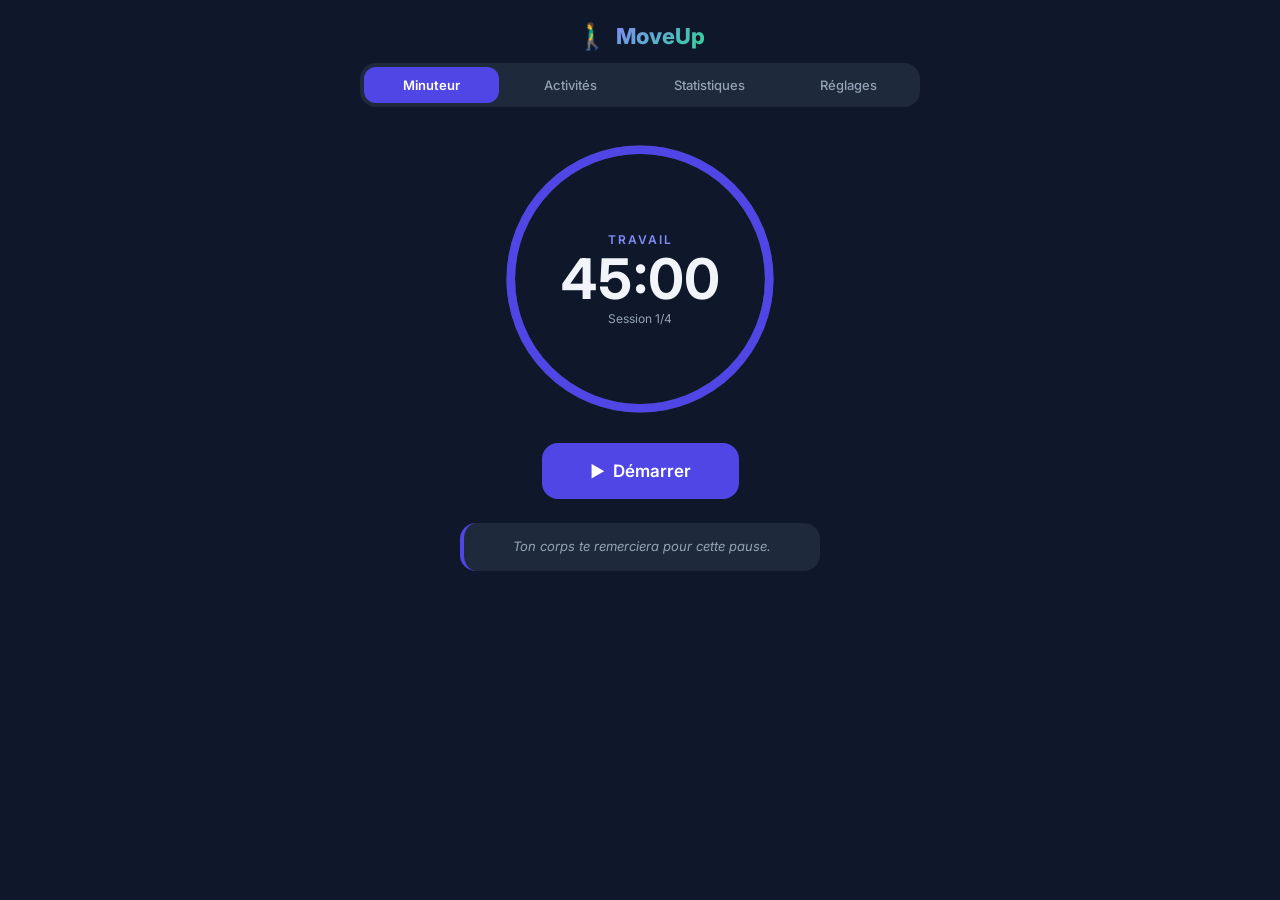
<file: index.html>
<!DOCTYPE html>
<html lang="fr">
<head>
    <meta charset="UTF-8">
    <meta name="viewport" content="width=device-width, initial-scale=1.0, maximum-scale=1.0, user-scalable=no, viewport-fit=cover">
    <title>MoveUp - Rappel de Pauses Actives</title>

    <!-- PWA -->
    <link rel="manifest" href="manifest.json">
    <meta name="theme-color" content="#4F46E5">
    <meta name="mobile-web-app-capable" content="yes">
    <meta name="apple-mobile-web-app-capable" content="yes">
    <meta name="apple-mobile-web-app-status-bar-style" content="black-translucent">
    <meta name="apple-mobile-web-app-title" content="MoveUp">
    <link rel="icon" type="image/png" sizes="192x192" href="icons/icon-192.png">
    <link rel="apple-touch-icon" sizes="192x192" href="icons/icon-192.png">

    <!-- Preload -->
    <link rel="preconnect" href="https://fonts.googleapis.com">
    <link href="https://fonts.googleapis.com/css2?family=Inter:wght@300;400;500;600;700;800&display=swap" rel="stylesheet">
    <link rel="stylesheet" href="style.css">
</head>
<body>
    <div id="app">
        <!-- Header (compact on mobile) -->
        <header>
            <div class="logo">
                <span class="logo-icon">🚶‍♂️</span>
                <h1>MoveUp</h1>
            </div>
            <!-- Install banner -->
            <button id="install-btn" class="btn btn-install hidden">
                Installer l'app 📲
            </button>
            <nav class="desktop-nav">
                <button class="nav-btn active" data-view="timer">Minuteur</button>
                <button class="nav-btn" data-view="activities">Activités</button>
                <button class="nav-btn" data-view="stats">Statistiques</button>
                <button class="nav-btn" data-view="settings">Réglages</button>
            </nav>
        </header>

        <!-- Timer View -->
        <section id="timer-view" class="view active">
            <div class="timer-container">
                <div class="timer-ring-wrapper">
                    <svg class="timer-ring" viewBox="0 0 260 260">
                        <circle class="timer-ring-bg" cx="130" cy="130" r="120" />
                        <circle class="timer-ring-progress" cx="130" cy="130" r="120" />
                    </svg>
                    <div class="timer-display">
                        <span class="timer-phase" id="timer-phase">Travail</span>
                        <span class="timer-time" id="timer-time">45:00</span>
                        <span class="timer-session" id="timer-session">Session 1/4</span>
                    </div>
                </div>

                <div class="timer-controls">
                    <button id="btn-start" class="btn btn-primary btn-lg">
                        <span class="btn-icon">▶</span> Démarrer
                    </button>
                    <button id="btn-pause" class="btn btn-secondary btn-lg hidden">
                        <span class="btn-icon">⏸</span> Pause
                    </button>
                    <button id="btn-resume" class="btn btn-primary btn-lg hidden">
                        <span class="btn-icon">▶</span> Reprendre
                    </button>
                    <button id="btn-skip" class="btn btn-ghost hidden">
                        Passer ⏭
                    </button>
                    <button id="btn-reset" class="btn btn-ghost hidden">
                        Réinitialiser ↺
                    </button>
                </div>

                <div class="motivation-card" id="motivation-card">
                    <p id="motivation-text">Prêt à commencer ? Chaque pause compte pour ta santé !</p>
                </div>
            </div>
        </section>

        <!-- Activities View -->
        <section id="activities-view" class="view">
            <h2 class="view-title">Activités pendant les pauses</h2>
            <div class="activity-filters">
                <button class="filter-btn active" data-filter="all">Toutes</button>
                <button class="filter-btn" data-filter="marche">Marche</button>
                <button class="filter-btn" data-filter="etirement">Étirements</button>
                <button class="filter-btn" data-filter="exercice">Exercices</button>
                <button class="filter-btn" data-filter="respiration">Respiration</button>
            </div>
            <div class="activities-grid" id="activities-grid"></div>
        </section>

        <!-- Stats View -->
        <section id="stats-view" class="view">
            <h2 class="view-title">Tes statistiques</h2>
            <div class="stats-summary">
                <div class="stat-card">
                    <span class="stat-icon">🎯</span>
                    <span class="stat-value" id="stat-sessions">0</span>
                    <span class="stat-label">Sessions aujourd'hui</span>
                </div>
                <div class="stat-card">
                    <span class="stat-icon">🚶</span>
                    <span class="stat-value" id="stat-breaks">0</span>
                    <span class="stat-label">Pauses actives</span>
                </div>
                <div class="stat-card">
                    <span class="stat-icon">⏱</span>
                    <span class="stat-value" id="stat-work-time">0h 0m</span>
                    <span class="stat-label">Temps de travail</span>
                </div>
                <div class="stat-card">
                    <span class="stat-icon">💪</span>
                    <span class="stat-value" id="stat-move-time">0m</span>
                    <span class="stat-label">Temps actif</span>
                </div>
            </div>

            <div class="streak-card">
                <h3>🔥 Série en cours</h3>
                <div class="streak-info">
                    <span class="streak-number" id="streak-count">0</span>
                    <span class="streak-label">jours consécutifs</span>
                </div>
            </div>

            <div class="weekly-chart-container">
                <h3>Cette semaine</h3>
                <div class="weekly-chart" id="weekly-chart"></div>
            </div>

            <div class="history-section">
                <h3>Historique récent</h3>
                <div id="history-list" class="history-list"></div>
            </div>
        </section>

        <!-- Settings View -->
        <section id="settings-view" class="view">
            <h2 class="view-title">Réglages</h2>
            <div class="settings-group">
                <h3>Durées</h3>
                <div class="setting-item">
                    <label for="work-duration">Durée de travail</label>
                    <div class="setting-control">
                        <input type="range" id="work-duration" min="1" max="90" value="45" step="1">
                        <span class="setting-value" id="work-duration-val">45 min</span>
                    </div>
                </div>
                <div class="setting-item">
                    <label for="short-break">Pause courte</label>
                    <div class="setting-control">
                        <input type="range" id="short-break" min="3" max="15" value="5" step="1">
                        <span class="setting-value" id="short-break-val">5 min</span>
                    </div>
                </div>
                <div class="setting-item">
                    <label for="long-break">Pause longue</label>
                    <div class="setting-control">
                        <input type="range" id="long-break" min="10" max="30" value="15" step="5">
                        <span class="setting-value" id="long-break-val">15 min</span>
                    </div>
                </div>
                <div class="setting-item">
                    <label for="sessions-before-long">Sessions avant pause longue</label>
                    <div class="setting-control">
                        <input type="range" id="sessions-before-long" min="2" max="6" value="4" step="1">
                        <span class="setting-value" id="sessions-before-long-val">4</span>
                    </div>
                </div>
            </div>

            <div class="settings-group">
                <h3>Notifications</h3>
                <div class="setting-item">
                    <label for="notif-toggle">Notifications</label>
                    <label class="switch">
                        <input type="checkbox" id="notif-toggle" checked>
                        <span class="slider"></span>
                    </label>
                </div>
                <div class="setting-item">
                    <label for="sound-toggle">Son d'alerte</label>
                    <label class="switch">
                        <input type="checkbox" id="sound-toggle" checked>
                        <span class="slider"></span>
                    </label>
                </div>
                <div class="setting-item">
                    <label for="vibration-toggle">Vibration</label>
                    <label class="switch">
                        <input type="checkbox" id="vibration-toggle" checked>
                        <span class="slider"></span>
                    </label>
                </div>
                <div class="setting-item">
                    <label for="auto-start">Démarrage auto des sessions</label>
                    <label class="switch">
                        <input type="checkbox" id="auto-start">
                        <span class="slider"></span>
                    </label>
                </div>
            </div>

            <div class="settings-group">
                <h3>Rappel de sédentarité</h3>
                <div class="setting-item">
                    <label for="sedentary-alert">Alerte si inactif depuis</label>
                    <div class="setting-control">
                        <input type="range" id="sedentary-alert" min="30" max="120" value="60" step="10">
                        <span class="setting-value" id="sedentary-alert-val">60 min</span>
                    </div>
                </div>
                <div class="setting-item">
                    <label for="sedentary-toggle">Activer le rappel</label>
                    <label class="switch">
                        <input type="checkbox" id="sedentary-toggle" checked>
                        <span class="slider"></span>
                    </label>
                </div>
                <div class="setting-item">
                    <label for="wakelock-toggle">Garder l'écran allumé</label>
                    <label class="switch">
                        <input type="checkbox" id="wakelock-toggle">
                        <span class="slider"></span>
                    </label>
                </div>
            </div>

            <button class="btn btn-danger" id="btn-reset-stats">Réinitialiser les statistiques</button>

            <div class="app-info">
                <p>MoveUp v2.0 — PWA</p>
                <p>Fonctionne hors-ligne</p>
            </div>
        </section>

        <!-- Break Overlay -->
        <div id="break-overlay" class="overlay hidden">
            <div class="overlay-content">
                <div class="break-animation">
                    <span class="break-emoji" id="break-emoji">🚶‍♂️</span>
                </div>
                <h2 id="break-title">C'est l'heure de bouger !</h2>
                <p id="break-suggestion">Va faire une petite marche de 5 minutes</p>
                <div class="break-timer">
                    <span id="break-timer-display">05:00</span>
                </div>
                <button class="btn btn-primary btn-lg" id="btn-end-break">J'ai bougé ! ✓</button>
            </div>
        </div>

        <!-- Sedentary Alert -->
        <div id="sedentary-overlay" class="overlay hidden">
            <div class="overlay-content sedentary-alert">
                <div class="alert-animation">⚠️</div>
                <h2>Tu es assis(e) depuis trop longtemps !</h2>
                <p id="sedentary-time-msg">Cela fait plus de 60 minutes sans bouger.</p>
                <p class="sedentary-tip" id="sedentary-tip">Lève-toi et fais quelques pas, même 2 minutes font la différence.</p>
                <div class="sedentary-actions">
                    <button class="btn btn-primary btn-lg" id="btn-start-moving">Je vais bouger 🚶</button>
                    <button class="btn btn-ghost" id="btn-snooze">Rappeler dans 10 min</button>
                </div>
            </div>
        </div>

        <!-- Bottom Tab Bar (Mobile Navigation) -->
        <nav class="tab-bar" id="tab-bar">
            <button class="tab active" data-view="timer">
                <span class="tab-icon">⏱</span>
                <span class="tab-label">Minuteur</span>
            </button>
            <button class="tab" data-view="activities">
                <span class="tab-icon">🏃</span>
                <span class="tab-label">Activités</span>
            </button>
            <button class="tab" data-view="stats">
                <span class="tab-icon">📊</span>
                <span class="tab-label">Stats</span>
            </button>
            <button class="tab" data-view="settings">
                <span class="tab-icon">⚙️</span>
                <span class="tab-label">Réglages</span>
            </button>
        </nav>
    </div>

    <script src="activities.js"></script>
    <script src="notifications.js"></script>
    <script src="stats.js"></script>
    <script src="app.js"></script>
</body>
</html>
</file>
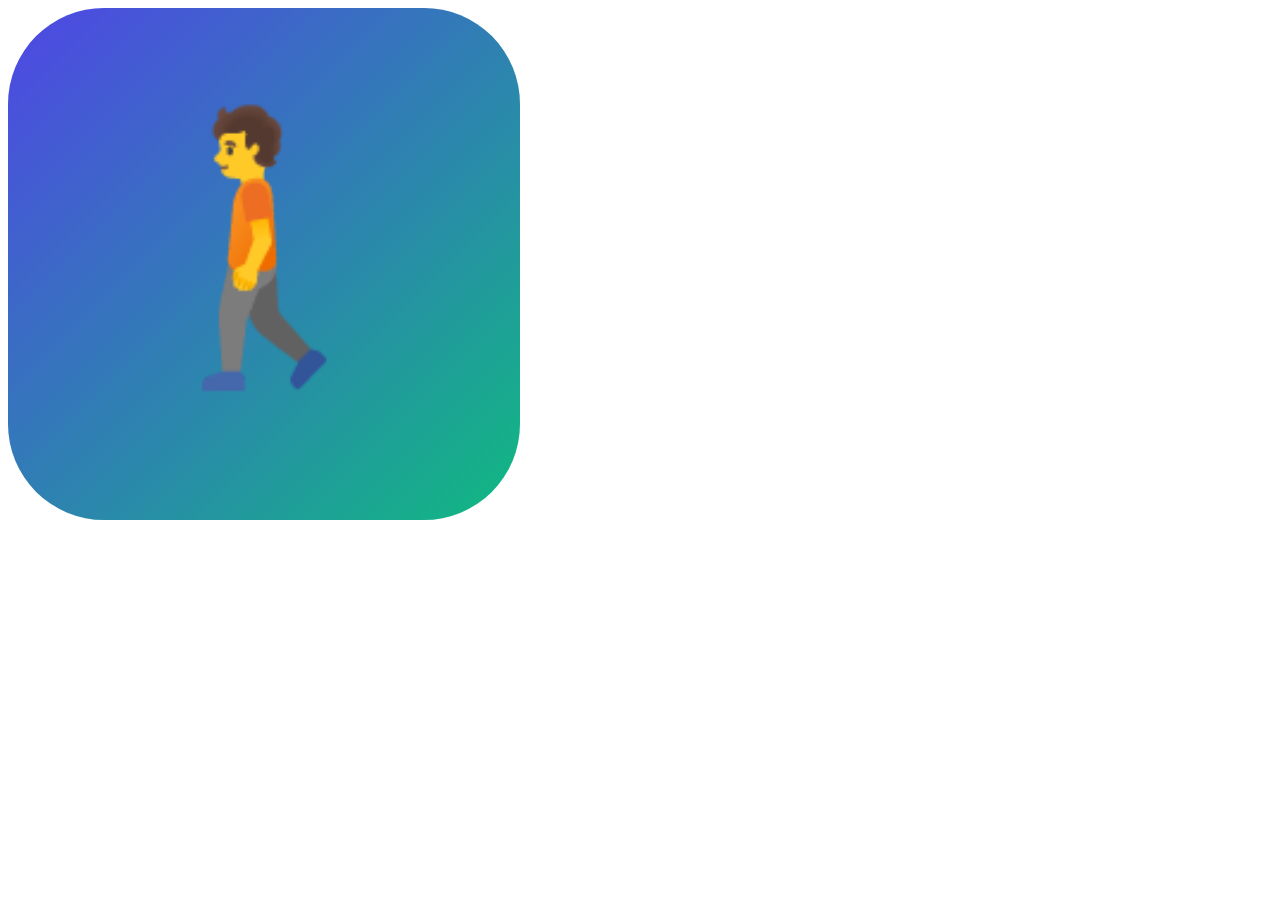
<file: generate-icons.html>
<!DOCTYPE html>
<html>
<head><title>Icon Generator</title></head>
<body>
<canvas id="c" width="512" height="512"></canvas>
<script>
// Open this file in a browser, right-click the canvas to save as PNG
const c = document.getElementById('c');
const ctx = c.getContext('2d');
const s = 512;

// Background
const grad = ctx.createLinearGradient(0, 0, s, s);
grad.addColorStop(0, '#4F46E5');
grad.addColorStop(1, '#10B981');
ctx.fillStyle = grad;
ctx.beginPath();
ctx.roundRect(0, 0, s, s, 96);
ctx.fill();

// Walking figure
ctx.fillStyle = 'white';
ctx.font = 'bold 260px sans-serif';
ctx.textAlign = 'center';
ctx.textBaseline = 'middle';
ctx.fillText('🚶', s/2, s/2);

document.title = 'Right-click canvas > Save image as icon-512.png';
</script>
</body>
</html>
</file>
<file: style.css>
/* === Reset & Variables === */
* {
    margin: 0;
    padding: 0;
    box-sizing: border-box;
    -webkit-tap-highlight-color: transparent;
}

:root {
    --primary: #4F46E5;
    --primary-light: #818CF8;
    --primary-dark: #3730A3;
    --success: #10B981;
    --success-light: #34D399;
    --warning: #F59E0B;
    --danger: #EF4444;
    --bg: #0F172A;
    --bg-card: #1E293B;
    --bg-card-hover: #273449;
    --text: #F1F5F9;
    --text-muted: #94A3B8;
    --text-dim: #64748B;
    --border: #334155;
    --radius: 16px;
    --radius-sm: 10px;
    --shadow: 0 4px 24px rgba(0, 0, 0, 0.3);
    --tab-height: 70px;
    --safe-top: env(safe-area-inset-top, 0px);
    --safe-bottom: env(safe-area-inset-bottom, 0px);
}

html {
    height: 100%;
    overflow: hidden;
}

body {
    font-family: 'Inter', -apple-system, sans-serif;
    background: var(--bg);
    color: var(--text);
    height: 100%;
    overflow: hidden;
    overscroll-behavior: none;
    -webkit-user-select: none;
    user-select: none;
    touch-action: pan-y;
}

#app {
    max-width: 600px;
    margin: 0 auto;
    height: 100%;
    display: flex;
    flex-direction: column;
    padding-top: var(--safe-top);
}

/* === Header === */
header {
    display: flex;
    align-items: center;
    justify-content: space-between;
    padding: 12px 20px;
    flex-shrink: 0;
}

.logo {
    display: flex;
    align-items: center;
    gap: 8px;
}

.logo-icon {
    font-size: 26px;
}

.logo h1 {
    font-size: 22px;
    font-weight: 800;
    background: linear-gradient(135deg, var(--primary-light), var(--success-light));
    -webkit-background-clip: text;
    -webkit-text-fill-color: transparent;
    background-clip: text;
}

/* Install button */
.btn-install {
    background: linear-gradient(135deg, var(--primary), var(--success));
    color: white;
    padding: 8px 16px;
    font-size: 13px;
    border-radius: 20px;
    border: none;
    font-weight: 600;
    font-family: inherit;
    cursor: pointer;
    animation: pulse-glow 2s infinite;
}

@keyframes pulse-glow {
    0%, 100% { box-shadow: 0 0 0 0 rgba(79, 70, 229, 0.4); }
    50% { box-shadow: 0 0 0 8px rgba(79, 70, 229, 0); }
}

/* === Views === */
.view {
    display: none;
    animation: fadeIn 0.25s ease;
    flex: 1;
    overflow-y: auto;
    overflow-x: hidden;
    -webkit-overflow-scrolling: touch;
    padding: 0 16px 20px;
    scrollbar-width: none;
}

.view::-webkit-scrollbar {
    display: none;
}

.view.active {
    display: block;
}

@keyframes fadeIn {
    from { opacity: 0; transform: translateY(6px); }
    to { opacity: 1; transform: translateY(0); }
}

.view-title {
    font-size: 20px;
    font-weight: 700;
    margin-bottom: 16px;
    text-align: center;
}

/* === Bottom Tab Bar === */
.tab-bar {
    display: flex;
    background: var(--bg-card);
    border-top: 1px solid var(--border);
    padding-bottom: var(--safe-bottom);
    flex-shrink: 0;
    position: relative;
    z-index: 100;
}

.tab {
    flex: 1;
    display: flex;
    flex-direction: column;
    align-items: center;
    gap: 2px;
    padding: 10px 4px 8px;
    border: none;
    background: transparent;
    color: var(--text-dim);
    font-family: inherit;
    cursor: pointer;
    transition: color 0.2s;
    position: relative;
}

.tab::before {
    content: '';
    position: absolute;
    top: 0;
    left: 25%;
    right: 25%;
    height: 3px;
    border-radius: 0 0 3px 3px;
    background: var(--primary);
    opacity: 0;
    transition: opacity 0.2s;
}

.tab.active {
    color: var(--primary-light);
}

.tab.active::before {
    opacity: 1;
}

.tab-icon {
    font-size: 22px;
    line-height: 1;
}

.tab-label {
    font-size: 10px;
    font-weight: 600;
    letter-spacing: 0.3px;
}

/* === Timer === */
.timer-container {
    display: flex;
    flex-direction: column;
    align-items: center;
    gap: 24px;
    padding-top: 8px;
}

.timer-ring-wrapper {
    position: relative;
    width: 240px;
    height: 240px;
}

.timer-ring {
    width: 100%;
    height: 100%;
    transform: rotate(-90deg);
}

.timer-ring-bg {
    fill: none;
    stroke: var(--border);
    stroke-width: 8;
}

.timer-ring-progress {
    fill: none;
    stroke: var(--primary);
    stroke-width: 8;
    stroke-linecap: round;
    stroke-dasharray: 753.98;
    stroke-dashoffset: 0;
    transition: stroke-dashoffset 1s linear, stroke 0.5s;
}

.timer-ring-progress.break-mode {
    stroke: var(--success);
}

.timer-display {
    position: absolute;
    top: 50%;
    left: 50%;
    transform: translate(-50%, -50%);
    display: flex;
    flex-direction: column;
    align-items: center;
    gap: 4px;
}

.timer-phase {
    font-size: 12px;
    font-weight: 600;
    text-transform: uppercase;
    letter-spacing: 2px;
    color: var(--primary-light);
}

.timer-phase.break-mode {
    color: var(--success-light);
}

.timer-time {
    font-size: 48px;
    font-weight: 700;
    font-variant-numeric: tabular-nums;
    line-height: 1;
}

.timer-session {
    font-size: 12px;
    color: var(--text-muted);
}

/* === Buttons === */
.btn {
    padding: 12px 24px;
    border: none;
    border-radius: var(--radius-sm);
    font-size: 15px;
    font-weight: 600;
    cursor: pointer;
    transition: all 0.15s;
    font-family: inherit;
    display: inline-flex;
    align-items: center;
    justify-content: center;
    gap: 8px;
    min-height: 48px; /* Touch target */
}

.btn:active {
    transform: scale(0.96);
}

.btn-primary {
    background: var(--primary);
    color: white;
}

.btn-primary:active {
    background: var(--primary-dark);
}

.btn-secondary {
    background: var(--bg-card);
    color: var(--text);
    border: 1px solid var(--border);
}

.btn-ghost {
    background: transparent;
    color: var(--text-muted);
    padding: 8px 16px;
    font-size: 13px;
    min-height: 40px;
}

.btn-ghost:active {
    color: var(--text);
    background: var(--bg-card);
}

.btn-danger {
    background: transparent;
    color: var(--danger);
    border: 1px solid var(--danger);
    padding: 10px 20px;
    margin-top: 16px;
    width: 100%;
}

.btn-danger:active {
    background: var(--danger);
    color: white;
}

.btn-lg {
    padding: 16px 40px;
    font-size: 17px;
    border-radius: var(--radius);
    min-height: 56px;
}

.btn-icon {
    font-size: 16px;
}

.timer-controls {
    display: flex;
    gap: 12px;
    flex-wrap: wrap;
    justify-content: center;
}

.hidden {
    display: none !important;
}

/* === Motivation Card === */
.motivation-card {
    background: var(--bg-card);
    border-radius: var(--radius);
    padding: 14px 20px;
    text-align: center;
    width: 100%;
    max-width: 360px;
    border-left: 4px solid var(--primary);
}

.motivation-card p {
    color: var(--text-muted);
    font-size: 13px;
    line-height: 1.5;
    font-style: italic;
}

/* === Activities === */
.activity-filters {
    display: flex;
    gap: 6px;
    margin-bottom: 16px;
    overflow-x: auto;
    scrollbar-width: none;
    padding-bottom: 4px;
    -webkit-overflow-scrolling: touch;
}

.activity-filters::-webkit-scrollbar {
    display: none;
}

.filter-btn {
    padding: 8px 14px;
    border: 1px solid var(--border);
    background: transparent;
    color: var(--text-muted);
    border-radius: 20px;
    font-size: 12px;
    cursor: pointer;
    transition: all 0.2s;
    font-family: inherit;
    white-space: nowrap;
    flex-shrink: 0;
    min-height: 36px;
}

.filter-btn:active {
    transform: scale(0.95);
}

.filter-btn.active {
    background: var(--primary);
    border-color: var(--primary);
    color: white;
}

.activities-grid {
    display: grid;
    grid-template-columns: 1fr 1fr;
    gap: 10px;
}

.activity-card {
    background: var(--bg-card);
    border-radius: var(--radius);
    padding: 16px 12px;
    text-align: center;
    cursor: pointer;
    transition: all 0.15s;
    border: 1px solid transparent;
}

.activity-card:active {
    background: var(--bg-card-hover);
    border-color: var(--primary);
    transform: scale(0.97);
}

.activity-emoji {
    font-size: 32px;
    display: block;
    margin-bottom: 8px;
}

.activity-name {
    font-size: 13px;
    font-weight: 600;
    margin-bottom: 3px;
}

.activity-duration {
    font-size: 11px;
    color: var(--text-dim);
}

.activity-tag {
    display: inline-block;
    font-size: 10px;
    padding: 2px 8px;
    border-radius: 10px;
    margin-top: 6px;
    font-weight: 500;
}

.tag-marche { background: #065F4620; color: #34D399; }
.tag-etirement { background: #7C3AED20; color: #A78BFA; }
.tag-exercice { background: #DC262620; color: #F87171; }
.tag-respiration { background: #0284C720; color: #38BDF8; }

/* === Stats === */
.stats-summary {
    display: grid;
    grid-template-columns: 1fr 1fr;
    gap: 10px;
    margin-bottom: 16px;
}

.stat-card {
    background: var(--bg-card);
    border-radius: var(--radius);
    padding: 16px 12px;
    text-align: center;
    display: flex;
    flex-direction: column;
    gap: 4px;
}

.stat-icon {
    font-size: 22px;
}

.stat-value {
    font-size: 24px;
    font-weight: 800;
    color: var(--primary-light);
}

.stat-label {
    font-size: 11px;
    color: var(--text-muted);
}

.streak-card {
    background: linear-gradient(135deg, #7C3AED20, #F59E0B20);
    border: 1px solid #7C3AED40;
    border-radius: var(--radius);
    padding: 16px;
    text-align: center;
    margin-bottom: 16px;
}

.streak-card h3 {
    font-size: 15px;
    margin-bottom: 6px;
}

.streak-number {
    font-size: 44px;
    font-weight: 800;
    color: var(--warning);
}

.streak-label {
    display: block;
    font-size: 13px;
    color: var(--text-muted);
}

.weekly-chart-container {
    background: var(--bg-card);
    border-radius: var(--radius);
    padding: 16px;
    margin-bottom: 16px;
}

.weekly-chart-container h3 {
    font-size: 15px;
    margin-bottom: 12px;
}

.weekly-chart {
    display: flex;
    align-items: flex-end;
    gap: 6px;
    height: 100px;
    justify-content: space-between;
}

.chart-bar-wrapper {
    display: flex;
    flex-direction: column;
    align-items: center;
    gap: 4px;
    flex: 1;
}

.chart-bar {
    width: 100%;
    max-width: 36px;
    border-radius: 5px 5px 0 0;
    background: var(--primary);
    min-height: 4px;
    transition: height 0.5s;
}

.chart-bar.today {
    background: var(--success);
}

.chart-label {
    font-size: 10px;
    color: var(--text-dim);
}

.chart-value {
    font-size: 10px;
    color: var(--text-muted);
    font-weight: 600;
}

.history-section h3 {
    font-size: 15px;
    margin-bottom: 10px;
}

.history-list {
    display: flex;
    flex-direction: column;
    gap: 6px;
}

.history-item {
    display: flex;
    align-items: center;
    gap: 12px;
    background: var(--bg-card);
    border-radius: var(--radius-sm);
    padding: 12px 14px;
}

.history-icon {
    font-size: 18px;
}

.history-info {
    flex: 1;
}

.history-info .title {
    font-size: 13px;
    font-weight: 500;
}

.history-info .time {
    font-size: 11px;
    color: var(--text-dim);
}

/* === Settings === */
.settings-group {
    background: var(--bg-card);
    border-radius: var(--radius);
    padding: 16px;
    margin-bottom: 12px;
}

.settings-group h3 {
    font-size: 14px;
    font-weight: 600;
    margin-bottom: 12px;
    color: var(--primary-light);
}

.setting-item {
    display: flex;
    align-items: center;
    justify-content: space-between;
    padding: 12px 0;
    border-bottom: 1px solid var(--border);
    gap: 8px;
}

.setting-item:last-child {
    border-bottom: none;
}

.setting-item > label:first-child {
    font-size: 13px;
    flex-shrink: 0;
}

.setting-control {
    display: flex;
    align-items: center;
    gap: 8px;
}

.setting-value {
    font-size: 13px;
    font-weight: 600;
    color: var(--primary-light);
    min-width: 50px;
    text-align: right;
}

input[type="range"] {
    width: 100px;
    accent-color: var(--primary);
    cursor: pointer;
    height: 20px;
}

/* Toggle Switch */
.switch {
    position: relative;
    display: inline-block;
    width: 48px;
    height: 28px;
    flex-shrink: 0;
}

.switch input {
    opacity: 0;
    width: 0;
    height: 0;
}

.slider {
    position: absolute;
    cursor: pointer;
    inset: 0;
    background: var(--border);
    border-radius: 28px;
    transition: 0.3s;
}

.slider::before {
    content: '';
    position: absolute;
    height: 22px;
    width: 22px;
    left: 3px;
    bottom: 3px;
    background: white;
    border-radius: 50%;
    transition: 0.3s;
}

.switch input:checked + .slider {
    background: var(--primary);
}

.switch input:checked + .slider::before {
    transform: translateX(20px);
}

.app-info {
    text-align: center;
    padding: 20px 0;
    color: var(--text-dim);
    font-size: 12px;
    line-height: 1.8;
}

/* === Overlays === */
.overlay {
    position: fixed;
    inset: 0;
    background: rgba(15, 23, 42, 0.97);
    display: flex;
    align-items: center;
    justify-content: center;
    z-index: 1000;
    animation: fadeIn 0.3s;
    backdrop-filter: blur(10px);
    padding: var(--safe-top) 0 var(--safe-bottom);
}

.overlay-content {
    text-align: center;
    padding: 32px 24px;
    max-width: 380px;
    width: 90%;
}

.break-animation {
    animation: bounce 1.5s infinite;
}

.break-emoji {
    font-size: 64px;
    display: inline-block;
}

@keyframes bounce {
    0%, 100% { transform: translateY(0); }
    50% { transform: translateY(-16px); }
}

.overlay-content h2 {
    font-size: 22px;
    margin: 16px 0 8px;
}

.overlay-content p {
    color: var(--text-muted);
    font-size: 15px;
    margin-bottom: 16px;
    line-height: 1.5;
}

.break-timer {
    margin: 16px 0;
}

#break-timer-display {
    font-size: 44px;
    font-weight: 700;
    font-variant-numeric: tabular-nums;
    color: var(--success-light);
}

.alert-animation {
    font-size: 56px;
    animation: shake 0.8s infinite;
}

@keyframes shake {
    0%, 100% { transform: rotate(0deg); }
    25% { transform: rotate(-10deg); }
    75% { transform: rotate(10deg); }
}

.sedentary-alert h2 {
    color: var(--warning);
}

.sedentary-tip {
    font-size: 13px !important;
    color: var(--success-light) !important;
}

.sedentary-actions {
    display: flex;
    flex-direction: column;
    gap: 10px;
    align-items: center;
    width: 100%;
}

.sedentary-actions .btn {
    width: 100%;
}

/* === Small phones === */
@media (max-height: 680px) {
    .timer-ring-wrapper {
        width: 200px;
        height: 200px;
    }

    .timer-time {
        font-size: 40px;
    }

    .timer-container {
        gap: 16px;
    }

    .break-emoji {
        font-size: 48px;
    }

    #break-timer-display {
        font-size: 36px;
    }
}

/* === Larger screens (tablet / desktop) === */
@media (min-width: 768px) {
    .tab-bar {
        display: none;
    }

    /* Show desktop nav in header */
    header {
        flex-direction: column;
        align-items: center;
        padding: 20px 20px 12px;
        gap: 12px;
    }

    header::after {
        content: '';
        display: flex;
        width: 100%;
    }

    .timer-ring-wrapper {
        width: 280px;
        height: 280px;
    }

    .timer-time {
        font-size: 56px;
    }

    .activities-grid {
        grid-template-columns: 1fr 1fr 1fr;
    }

    .view {
        padding: 0 24px 40px;
    }

    .btn-lg {
        padding: 18px 48px;
    }
}

/* === Desktop nav (shown only on larger screens) === */
.desktop-nav {
    display: none;
}

@media (min-width: 768px) {
    .desktop-nav {
        display: flex;
        gap: 4px;
        background: var(--bg-card);
        padding: 4px;
        border-radius: var(--radius);
        width: 100%;
    }

    .desktop-nav .nav-btn {
        flex: 1;
        padding: 10px 8px;
        border: none;
        background: transparent;
        color: var(--text-muted);
        font-size: 13px;
        font-weight: 500;
        border-radius: 12px;
        cursor: pointer;
        transition: all 0.3s;
        font-family: inherit;
    }

    .desktop-nav .nav-btn:hover {
        color: var(--text);
        background: var(--bg-card-hover);
    }

    .desktop-nav .nav-btn.active {
        background: var(--primary);
        color: white;
        font-weight: 600;
    }
}

/* === Pull-to-refresh prevention === */
@media (max-width: 767px) {
    body {
        overscroll-behavior-y: contain;
    }
}
</file>
